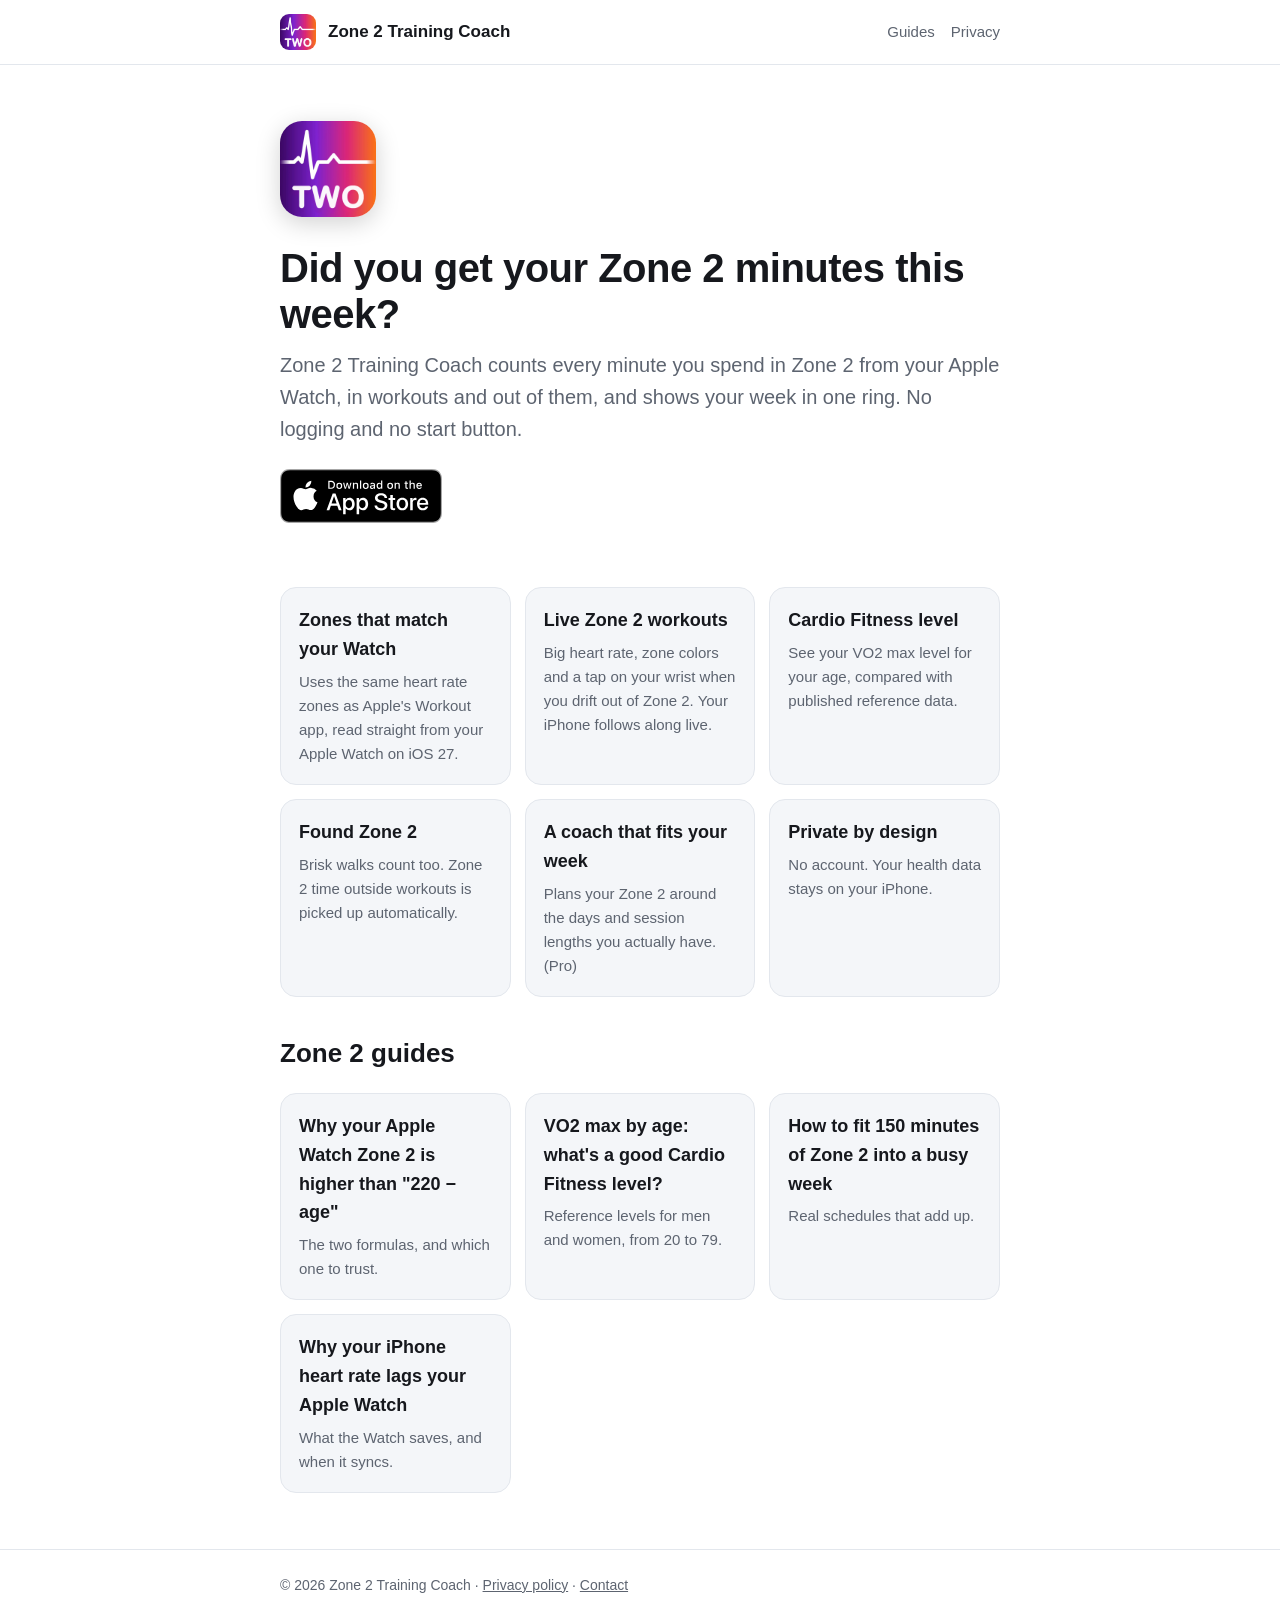
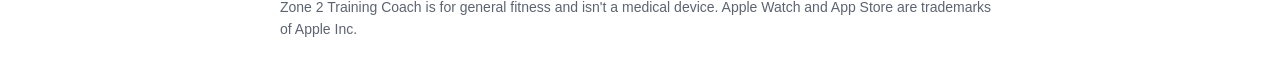
<file: index.html>
<!doctype html>
<html lang="en">
<head>
<meta charset="utf-8">
<meta name="viewport" content="width=device-width, initial-scale=1">
<title>Zone 2 Training Coach: weekly Zone 2 minutes from Apple Watch</title>
<meta name="description" content="Count every Zone 2 minute automatically from Apple Watch, with the same heart rate zones as Apple's Workout app. Live Zone 2 workouts, Cardio Fitness level for your age, and a coach that fits your week.">
<meta name="apple-itunes-app" content="app-id=6762536918">
<meta property="og:title" content="Zone 2 Training Coach">
<meta property="og:description" content="Your weekly Zone 2 minutes, automatically, from Apple Watch.">
<meta property="og:image" content="https://jaronapp.github.io/zone2coach/icon.jpg">
<link rel="canonical" href="https://jaronapp.github.io/zone2coach/">
<link rel="icon" href="icon.jpg">
<link rel="stylesheet" href="style.css">
<script type="application/ld+json">
{"@context":"https://schema.org","@type":"MobileApplication","name":"Zone 2 Training Coach",
 "operatingSystem":"iOS","applicationCategory":"HealthApplication",
 "offers":{"@type":"Offer","price":"0","priceCurrency":"USD"},
 "url":"https://apps.apple.com/app/id6762536918"}
</script>
</head>
<body>
<header class="site"><div class="wrap">
  <img src="icon.jpg" alt=""><a class="brand" href="./">Zone 2 Training Coach</a>
  <nav><a href="#guides">Guides</a><a href="https://jaronapp.github.io/zone2coach-privacy/">Privacy</a></nav>
</div></header>

<main class="wrap">
<section class="hero">
  <img class="icon" src="icon.jpg" alt="Zone 2 Training Coach app icon">
  <h1>Did you get your Zone 2 minutes this week?</h1>
  <p class="lead">Zone 2 Training Coach counts every minute you spend in Zone 2 from your Apple Watch, in workouts and out of them, and shows your week in one ring. No logging and no start button.</p>
  <a class="badge" href="https://apps.apple.com/app/id6762536918"><img src="app-store-badge.svg" alt="Download on the App Store"></a>
</section>

<div class="cards">
  <div class="card"><h3>Zones that match your Watch</h3><p>Uses the same heart rate zones as Apple's Workout app, read straight from your Apple Watch on iOS 27.</p></div>
  <div class="card"><h3>Live Zone 2 workouts</h3><p>Big heart rate, zone colors and a tap on your wrist when you drift out of Zone 2. Your iPhone follows along live.</p></div>
  <div class="card"><h3>Cardio Fitness level</h3><p>See your VO2 max level for your age, compared with published reference data.</p></div>
  <div class="card"><h3>Found Zone 2</h3><p>Brisk walks count too. Zone 2 time outside workouts is picked up automatically.</p></div>
  <div class="card"><h3>A coach that fits your week</h3><p>Plans your Zone 2 around the days and session lengths you actually have. (Pro)</p></div>
  <div class="card"><h3>Private by design</h3><p>No account. Your health data stays on your iPhone.</p></div>
</div>

<section id="guides" class="guides">
  <h2>Zone 2 guides</h2>
  <div class="cards">
    <a class="card" href="guides/apple-watch-zone-2-heart-rate.html"><h3>Why your Apple Watch Zone 2 is higher than "220 − age"</h3><p>The two formulas, and which one to trust.</p></a>
    <a class="card" href="guides/vo2-max-by-age.html"><h3>VO2 max by age: what's a good Cardio Fitness level?</h3><p>Reference levels for men and women, from 20 to 79.</p></a>
    <a class="card" href="guides/150-minutes-zone-2-busy-week.html"><h3>How to fit 150 minutes of Zone 2 into a busy week</h3><p>Real schedules that add up.</p></a>
    <a class="card" href="guides/apple-watch-heart-rate-delay-iphone.html"><h3>Why your iPhone heart rate lags your Apple Watch</h3><p>What the Watch saves, and when it syncs.</p></a>
  </div>
</section>
</main>

<footer><div class="wrap">
  © 2026 Zone 2 Training Coach · <a href="https://jaronapp.github.io/zone2coach-privacy/">Privacy policy</a> · <a href="mailto:jmdevapps@gmail.com">Contact</a><br>
  Zone 2 Training Coach is for general fitness and isn't a medical device. Apple Watch and App Store are trademarks of Apple Inc.
</div></footer>
</body>
</html>
</file>
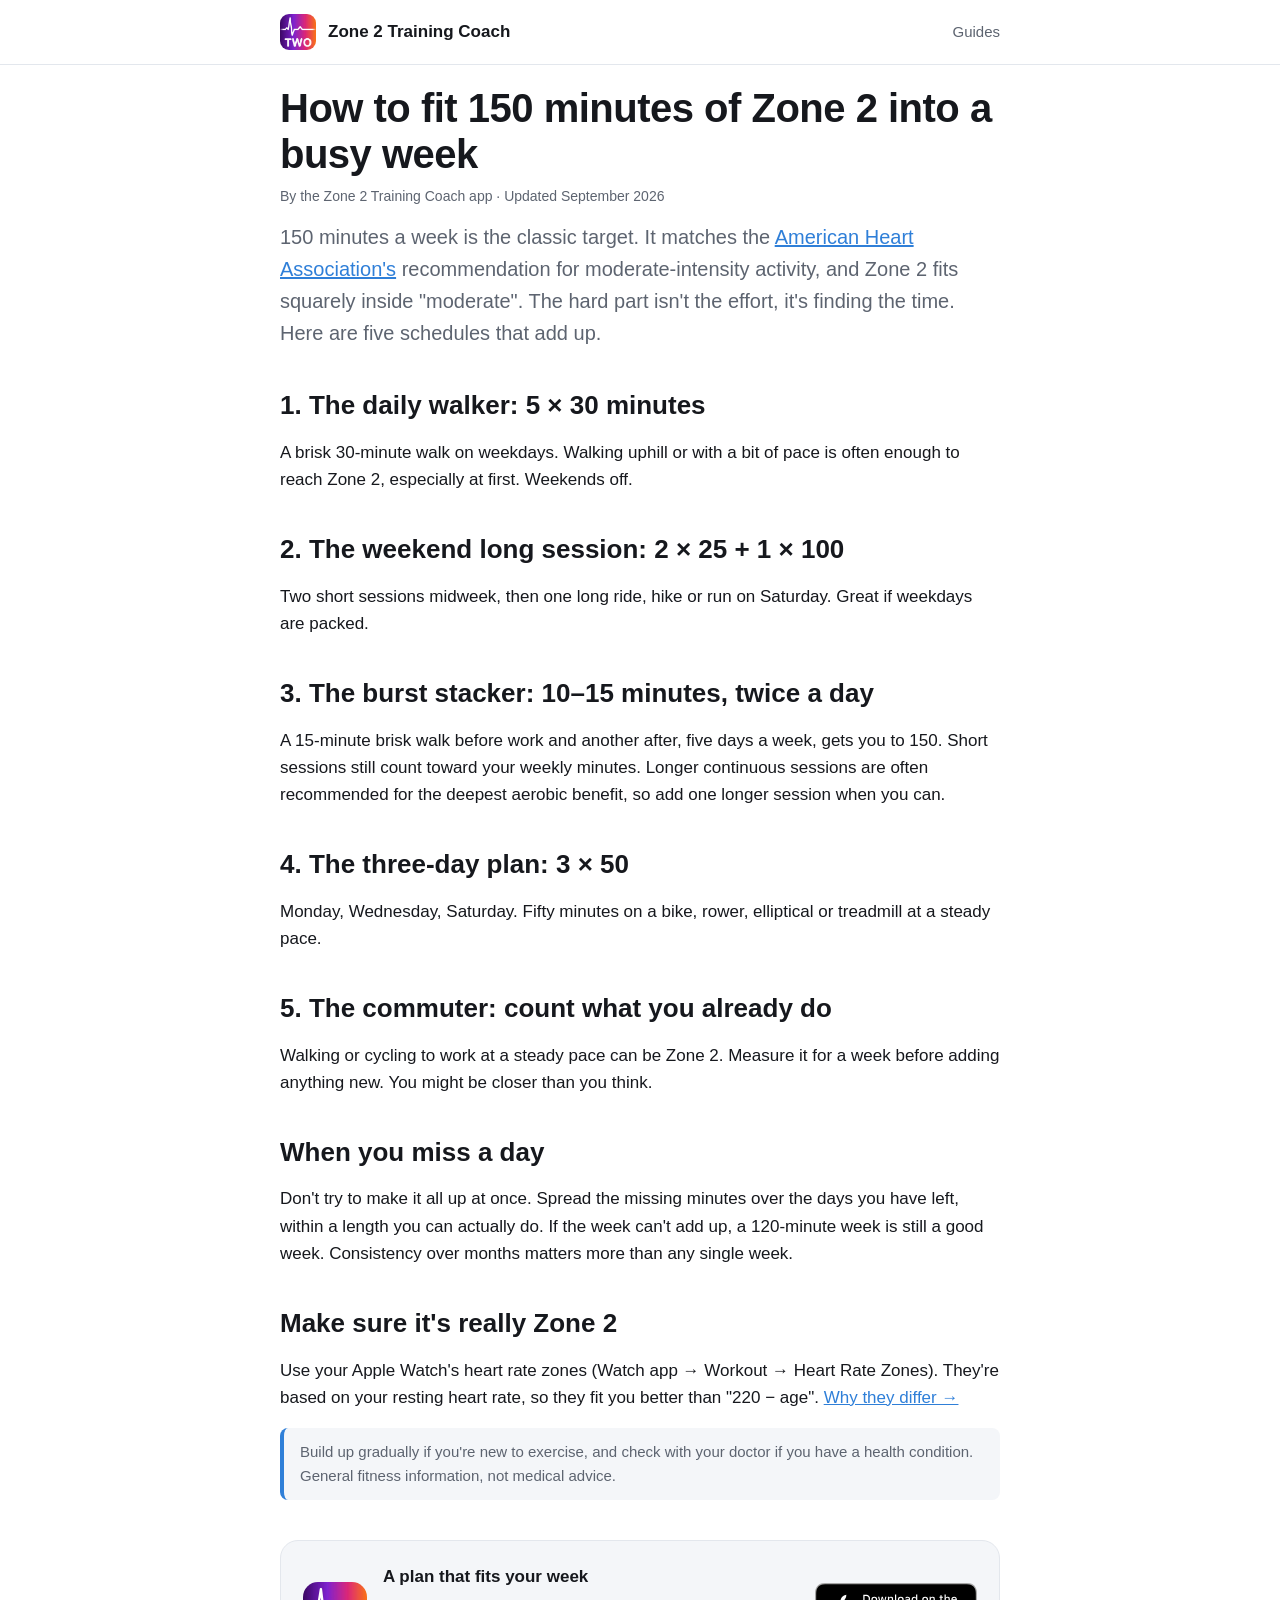
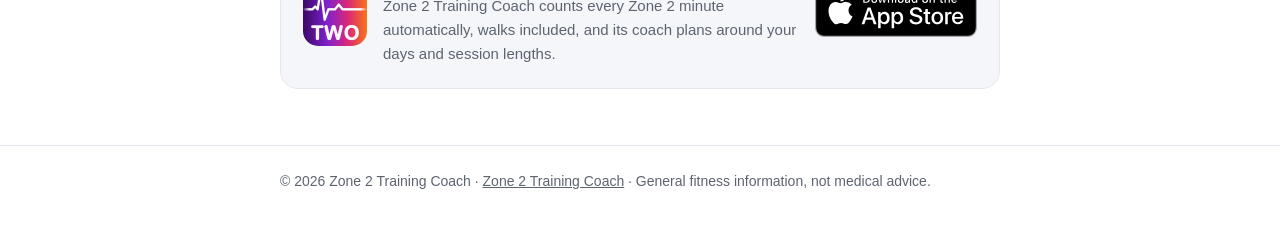
<file: guides/150-minutes-zone-2-busy-week.html>
<!doctype html>
<html lang="en">
<head>
<meta charset="utf-8">
<meta name="viewport" content="width=device-width, initial-scale=1">
<title>How to fit 150 minutes of Zone 2 into a busy week | Zone 2 Training Coach</title>
<meta name="description" content="Five realistic weekly schedules that add up to 150 minutes of Zone 2 cardio: short bursts, a long weekend session, walks that count, and what to do when you miss a day.">
<meta name="apple-itunes-app" content="app-id=6762536918">
<link rel="canonical" href="https://jaronapp.github.io/zone2coach/guides/150-minutes-zone-2-busy-week.html">
<link rel="icon" href="../icon.jpg">
<link rel="stylesheet" href="../style.css">
</head>
<body>
<header class="site"><div class="wrap">
  <img src="../icon.jpg" alt=""><a class="brand" href="../">Zone 2 Training Coach</a>
  <nav><a href="../#guides">Guides</a></nav>
</div></header>
<main class="wrap">
<article>
<h1>How to fit 150 minutes of Zone 2 into a busy week</h1>
<p class="byline">By the Zone 2 Training Coach app · Updated September 2026</p>

<p class="lead">150 minutes a week is the classic target. It matches the <a href="https://www.heart.org/en/healthy-living/fitness/fitness-basics/aha-recs-for-physical-activity-in-adults">American Heart Association's</a> recommendation for moderate-intensity activity, and Zone 2 fits squarely inside "moderate". The hard part isn't the effort, it's finding the time. Here are five schedules that add up.</p>

<h2>1. The daily walker: 5 × 30 minutes</h2>
<p>A brisk 30-minute walk on weekdays. Walking uphill or with a bit of pace is often enough to reach Zone 2, especially at first. Weekends off.</p>

<h2>2. The weekend long session: 2 × 25 + 1 × 100</h2>
<p>Two short sessions midweek, then one long ride, hike or run on Saturday. Great if weekdays are packed.</p>

<h2>3. The burst stacker: 10–15 minutes, twice a day</h2>
<p>A 15-minute brisk walk before work and another after, five days a week, gets you to 150. Short sessions still count toward your weekly minutes. Longer continuous sessions are often recommended for the deepest aerobic benefit, so add one longer session when you can.</p>

<h2>4. The three-day plan: 3 × 50</h2>
<p>Monday, Wednesday, Saturday. Fifty minutes on a bike, rower, elliptical or treadmill at a steady pace.</p>

<h2>5. The commuter: count what you already do</h2>
<p>Walking or cycling to work at a steady pace can be Zone 2. Measure it for a week before adding anything new. You might be closer than you think.</p>

<h2>When you miss a day</h2>
<p>Don't try to make it all up at once. Spread the missing minutes over the days you have left, within a length you can actually do. If the week can't add up, a 120-minute week is still a good week. Consistency over months matters more than any single week.</p>

<h2>Make sure it's really Zone 2</h2>
<p>Use your Apple Watch's heart rate zones (Watch app → Workout → Heart Rate Zones). They're based on your resting heart rate, so they fit you better than "220 − age". <a href="apple-watch-zone-2-heart-rate.html">Why they differ →</a></p>
<p class="note">Build up gradually if you're new to exercise, and check with your doctor if you have a health condition. General fitness information, not medical advice.</p>

<div class="cta">
  <img class="icon" src="../icon.jpg" alt="">
  <div><strong>A plan that fits your week</strong><p>Zone 2 Training Coach counts every Zone 2 minute automatically, walks included, and its coach plans around your days and session lengths.</p></div>
  <a class="badge" href="https://apps.apple.com/app/id6762536918"><img src="../app-store-badge.svg" alt="Download on the App Store"></a>
</div>
</article>
</main>
<footer><div class="wrap">© 2026 Zone 2 Training Coach · <a href="../">Zone 2 Training Coach</a> · General fitness information, not medical advice.</div></footer>
</body>
</html>
</file>
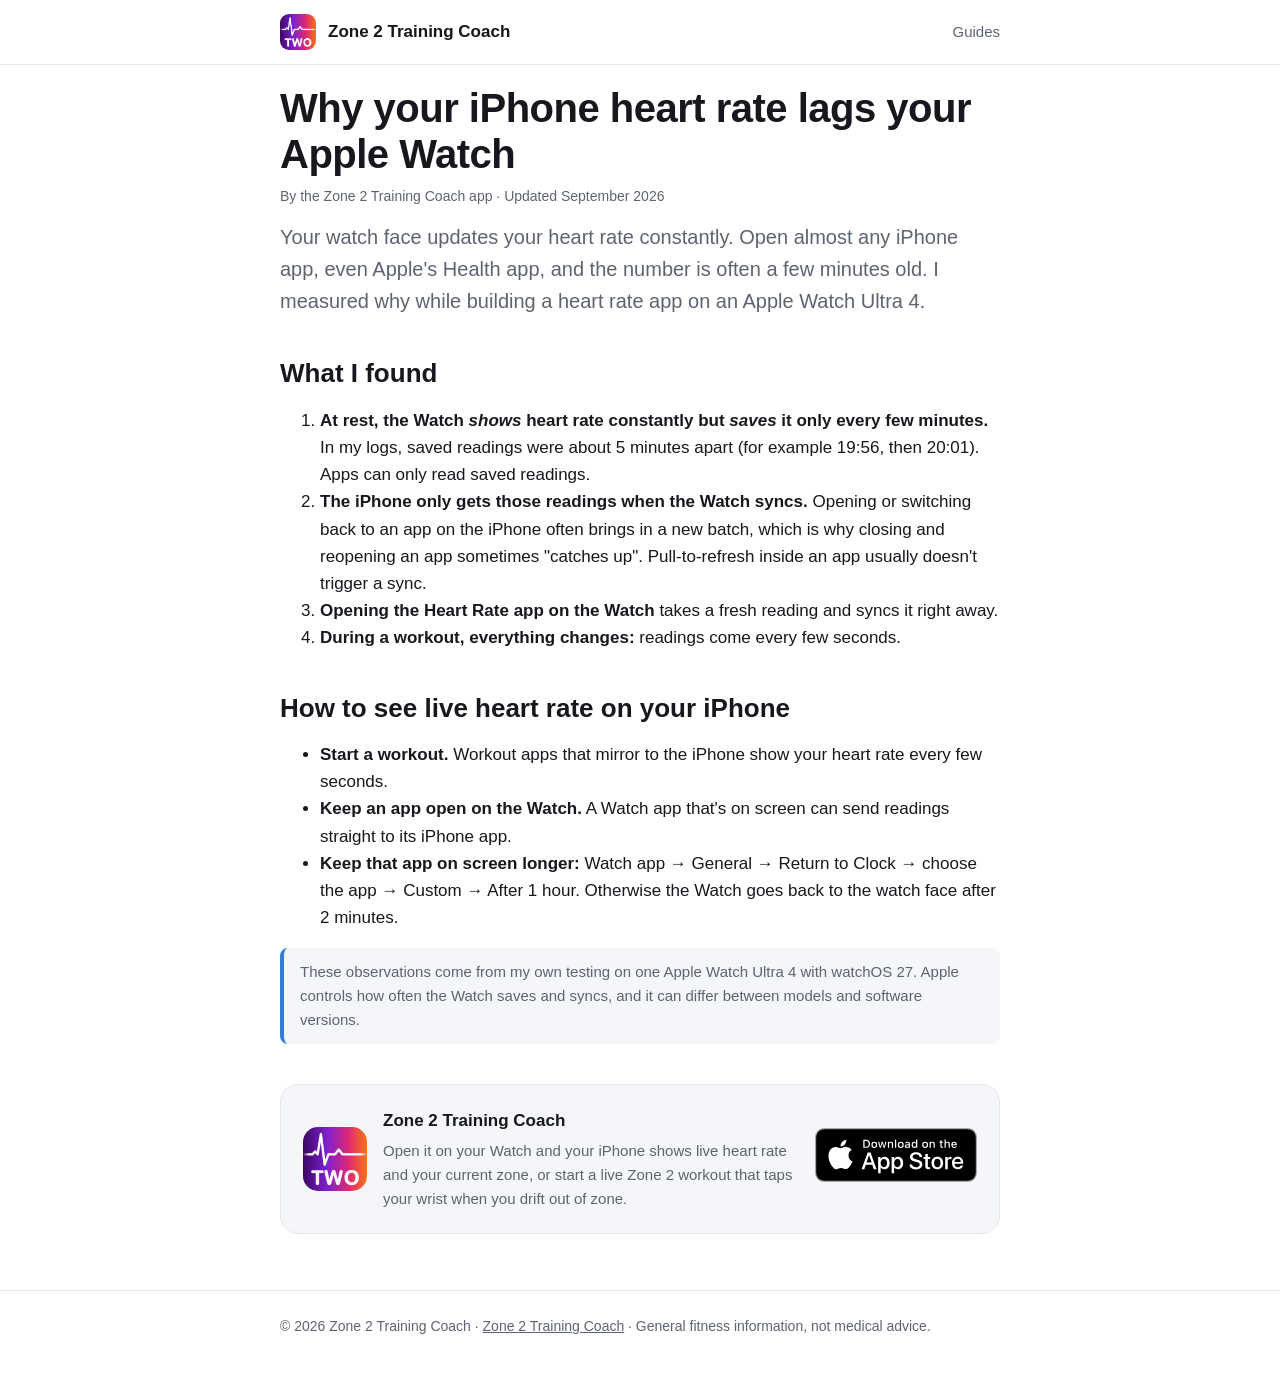
<file: guides/apple-watch-heart-rate-delay-iphone.html>
<!doctype html>
<html lang="en">
<head>
<meta charset="utf-8">
<meta name="viewport" content="width=device-width, initial-scale=1">
<title>Why your iPhone heart rate lags your Apple Watch (and how to see it live) | Zone 2 Training Coach</title>
<meta name="description" content="Your watch face shows heart rate every few seconds, but iPhone apps show a number minutes old. What the Apple Watch actually saves, when it syncs, and how to get live heart rate on your iPhone.">
<meta name="apple-itunes-app" content="app-id=6762536918">
<link rel="canonical" href="https://jaronapp.github.io/zone2coach/guides/apple-watch-heart-rate-delay-iphone.html">
<link rel="icon" href="../icon.jpg">
<link rel="stylesheet" href="../style.css">
</head>
<body>
<header class="site"><div class="wrap">
  <img src="../icon.jpg" alt=""><a class="brand" href="../">Zone 2 Training Coach</a>
  <nav><a href="../#guides">Guides</a></nav>
</div></header>
<main class="wrap">
<article>
<h1>Why your iPhone heart rate lags your Apple Watch</h1>
<p class="byline">By the Zone 2 Training Coach app · Updated September 2026</p>

<p class="lead">Your watch face updates your heart rate constantly. Open almost any iPhone app, even Apple's Health app, and the number is often a few minutes old. I measured why while building a heart rate app on an Apple Watch Ultra 4.</p>

<h2>What I found</h2>
<ol>
  <li><strong>At rest, the Watch <em>shows</em> heart rate constantly but <em>saves</em> it only every few minutes.</strong> In my logs, saved readings were about 5 minutes apart (for example 19:56, then 20:01). Apps can only read saved readings.</li>
  <li><strong>The iPhone only gets those readings when the Watch syncs.</strong> Opening or switching back to an app on the iPhone often brings in a new batch, which is why closing and reopening an app sometimes "catches up". Pull-to-refresh inside an app usually doesn't trigger a sync.</li>
  <li><strong>Opening the Heart Rate app on the Watch</strong> takes a fresh reading and syncs it right away.</li>
  <li><strong>During a workout, everything changes:</strong> readings come every few seconds.</li>
</ol>

<h2>How to see live heart rate on your iPhone</h2>
<ul>
  <li><strong>Start a workout.</strong> Workout apps that mirror to the iPhone show your heart rate every few seconds.</li>
  <li><strong>Keep an app open on the Watch.</strong> A Watch app that's on screen can send readings straight to its iPhone app.</li>
  <li><strong>Keep that app on screen longer:</strong> Watch app → General → Return to Clock → choose the app → Custom → After 1 hour. Otherwise the Watch goes back to the watch face after 2 minutes.</li>
</ul>

<p class="note">These observations come from my own testing on one Apple Watch Ultra 4 with watchOS 27. Apple controls how often the Watch saves and syncs, and it can differ between models and software versions.</p>

<div class="cta">
  <img class="icon" src="../icon.jpg" alt="">
  <div><strong>Zone 2 Training Coach</strong><p>Open it on your Watch and your iPhone shows live heart rate and your current zone, or start a live Zone 2 workout that taps your wrist when you drift out of zone.</p></div>
  <a class="badge" href="https://apps.apple.com/app/id6762536918"><img src="../app-store-badge.svg" alt="Download on the App Store"></a>
</div>
</article>
</main>
<footer><div class="wrap">© 2026 Zone 2 Training Coach · <a href="../">Zone 2 Training Coach</a> · General fitness information, not medical advice.</div></footer>
</body>
</html>
</file>
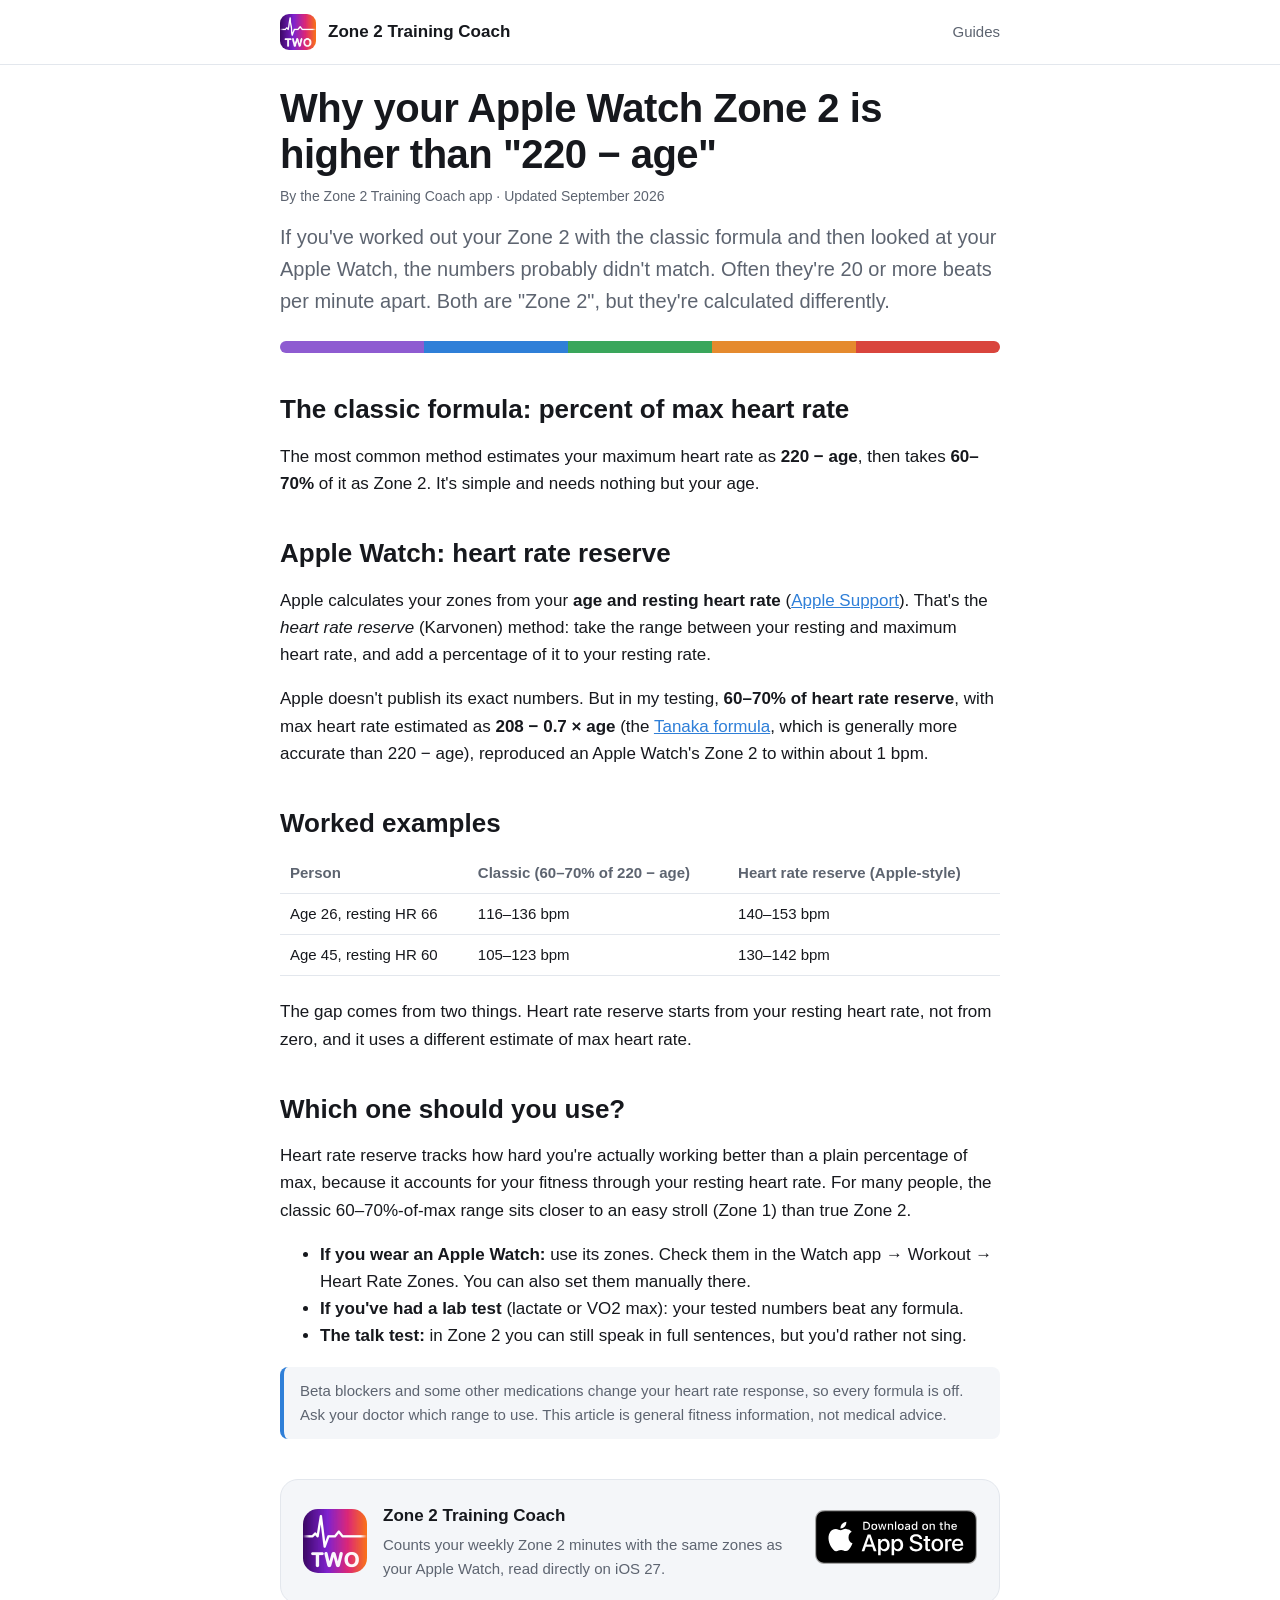
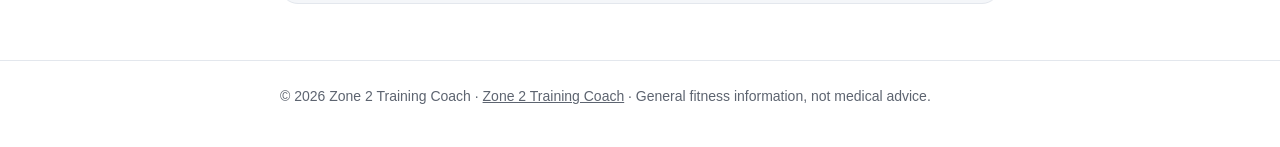
<file: guides/apple-watch-zone-2-heart-rate.html>
<!doctype html>
<html lang="en">
<head>
<meta charset="utf-8">
<meta name="viewport" content="width=device-width, initial-scale=1">
<title>Apple Watch Zone 2 heart rate vs "220 − age": why they differ | Zone 2 Training Coach</title>
<meta name="description" content="Your Apple Watch Zone 2 is often 20+ bpm higher than the classic 60–70% of (220 − age) formula. Here's how each is calculated, worked examples, and which to use.">
<meta name="apple-itunes-app" content="app-id=6762536918">
<link rel="canonical" href="https://jaronapp.github.io/zone2coach/guides/apple-watch-zone-2-heart-rate.html">
<link rel="icon" href="../icon.jpg">
<link rel="stylesheet" href="../style.css">
</head>
<body>
<header class="site"><div class="wrap">
  <img src="../icon.jpg" alt=""><a class="brand" href="../">Zone 2 Training Coach</a>
  <nav><a href="../#guides">Guides</a></nav>
</div></header>
<main class="wrap">
<article>
<h1>Why your Apple Watch Zone 2 is higher than "220 − age"</h1>
<p class="byline">By the Zone 2 Training Coach app · Updated September 2026</p>

<p class="lead">If you've worked out your Zone 2 with the classic formula and then looked at your Apple Watch, the numbers probably didn't match. Often they're 20 or more beats per minute apart. Both are "Zone 2", but they're calculated differently.</p>

<div class="zonebar"><span></span><span></span><span></span><span></span><span></span></div>

<h2>The classic formula: percent of max heart rate</h2>
<p>The most common method estimates your maximum heart rate as <strong>220 − age</strong>, then takes <strong>60–70%</strong> of it as Zone 2. It's simple and needs nothing but your age.</p>

<h2>Apple Watch: heart rate reserve</h2>
<p>Apple calculates your zones from your <strong>age and resting heart rate</strong> (<a href="https://support.apple.com/guide/watch/view-heart-rate-zones-apd897dccddf/watchos">Apple Support</a>). That's the <em>heart rate reserve</em> (Karvonen) method: take the range between your resting and maximum heart rate, and add a percentage of it to your resting rate.</p>
<p>Apple doesn't publish its exact numbers. But in my testing, <strong>60–70% of heart rate reserve</strong>, with max heart rate estimated as <strong>208 − 0.7 × age</strong> (the <a href="https://pubmed.ncbi.nlm.nih.gov/11153730/">Tanaka formula</a>, which is generally more accurate than 220 − age), reproduced an Apple Watch's Zone 2 to within about 1 bpm.</p>

<h2>Worked examples</h2>
<table>
  <tr><th>Person</th><th>Classic (60–70% of 220 − age)</th><th>Heart rate reserve (Apple-style)</th></tr>
  <tr><td>Age 26, resting HR 66</td><td>116–136 bpm</td><td>140–153 bpm</td></tr>
  <tr><td>Age 45, resting HR 60</td><td>105–123 bpm</td><td>130–142 bpm</td></tr>
</table>
<p>The gap comes from two things. Heart rate reserve starts from your resting heart rate, not from zero, and it uses a different estimate of max heart rate.</p>

<h2>Which one should you use?</h2>
<p>Heart rate reserve tracks how hard you're actually working better than a plain percentage of max, because it accounts for your fitness through your resting heart rate. For many people, the classic 60–70%-of-max range sits closer to an easy stroll (Zone 1) than true Zone 2.</p>
<ul>
  <li><strong>If you wear an Apple Watch:</strong> use its zones. Check them in the Watch app → Workout → Heart Rate Zones. You can also set them manually there.</li>
  <li><strong>If you've had a lab test</strong> (lactate or VO2 max): your tested numbers beat any formula.</li>
  <li><strong>The talk test:</strong> in Zone 2 you can still speak in full sentences, but you'd rather not sing.</li>
</ul>
<p class="note">Beta blockers and some other medications change your heart rate response, so every formula is off. Ask your doctor which range to use. This article is general fitness information, not medical advice.</p>

<div class="cta">
  <img class="icon" src="../icon.jpg" alt="">
  <div><strong>Zone 2 Training Coach</strong><p>Counts your weekly Zone 2 minutes with the same zones as your Apple Watch, read directly on iOS 27.</p></div>
  <a class="badge" href="https://apps.apple.com/app/id6762536918"><img src="../app-store-badge.svg" alt="Download on the App Store"></a>
</div>
</article>
</main>
<footer><div class="wrap">© 2026 Zone 2 Training Coach · <a href="../">Zone 2 Training Coach</a> · General fitness information, not medical advice.</div></footer>
</body>
</html>
</file>
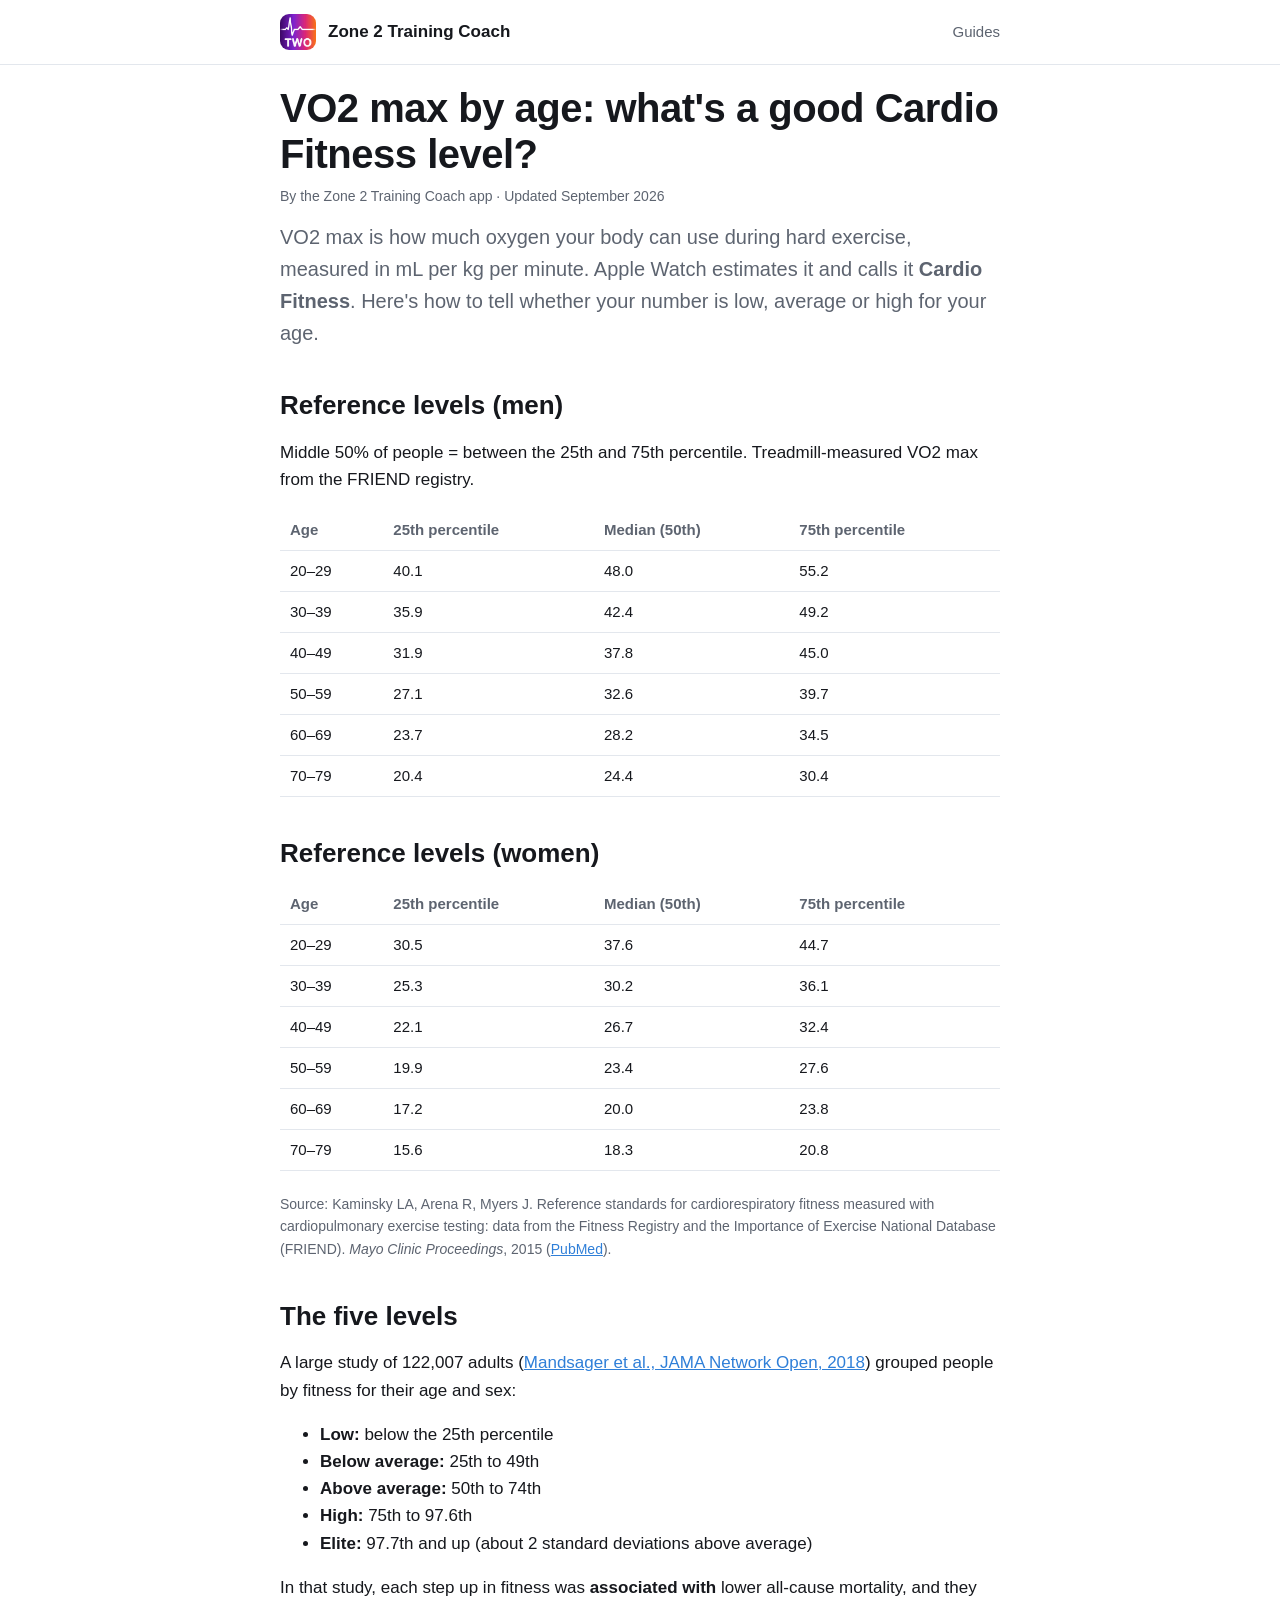
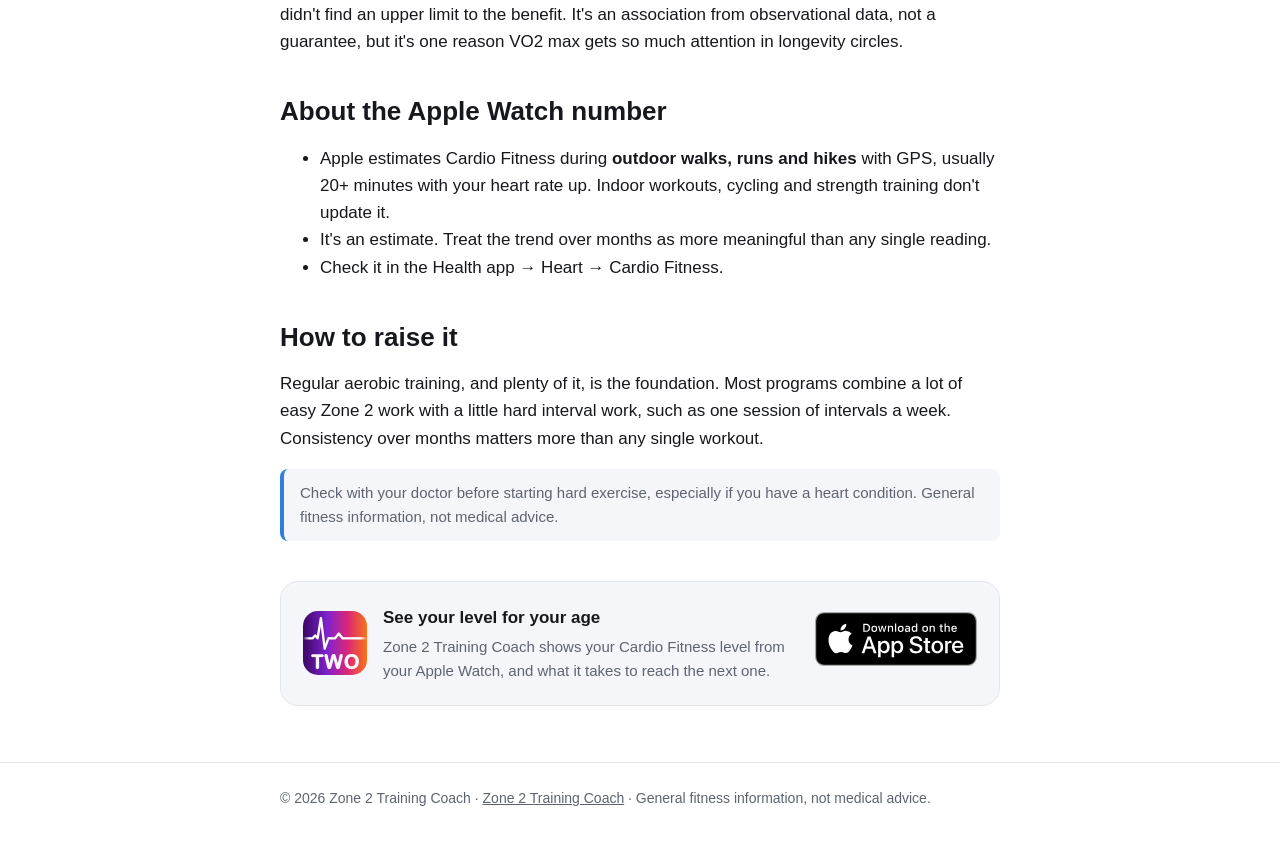
<file: guides/vo2-max-by-age.html>
<!doctype html>
<html lang="en">
<head>
<meta charset="utf-8">
<meta name="viewport" content="width=device-width, initial-scale=1">
<title>VO2 max by age: what's a good Cardio Fitness level? (men &amp; women) | Zone 2 Training Coach</title>
<meta name="description" content="VO2 max reference levels by age for men and women, from the FRIEND registry, plus what the Apple Watch Cardio Fitness number means and how it's linked to long-term health.">
<meta name="apple-itunes-app" content="app-id=6762536918">
<link rel="canonical" href="https://jaronapp.github.io/zone2coach/guides/vo2-max-by-age.html">
<link rel="icon" href="../icon.jpg">
<link rel="stylesheet" href="../style.css">
</head>
<body>
<header class="site"><div class="wrap">
  <img src="../icon.jpg" alt=""><a class="brand" href="../">Zone 2 Training Coach</a>
  <nav><a href="../#guides">Guides</a></nav>
</div></header>
<main class="wrap">
<article>
<h1>VO2 max by age: what's a good Cardio Fitness level?</h1>
<p class="byline">By the Zone 2 Training Coach app · Updated September 2026</p>

<p class="lead">VO2 max is how much oxygen your body can use during hard exercise, measured in mL per kg per minute. Apple Watch estimates it and calls it <strong>Cardio Fitness</strong>. Here's how to tell whether your number is low, average or high for your age.</p>

<h2>Reference levels (men)</h2>
<p>Middle 50% of people = between the 25th and 75th percentile. Treadmill-measured VO2 max from the FRIEND registry.</p>
<table>
  <tr><th>Age</th><th>25th percentile</th><th>Median (50th)</th><th>75th percentile</th></tr>
  <tr><td>20–29</td><td>40.1</td><td>48.0</td><td>55.2</td></tr>
  <tr><td>30–39</td><td>35.9</td><td>42.4</td><td>49.2</td></tr>
  <tr><td>40–49</td><td>31.9</td><td>37.8</td><td>45.0</td></tr>
  <tr><td>50–59</td><td>27.1</td><td>32.6</td><td>39.7</td></tr>
  <tr><td>60–69</td><td>23.7</td><td>28.2</td><td>34.5</td></tr>
  <tr><td>70–79</td><td>20.4</td><td>24.4</td><td>30.4</td></tr>
</table>

<h2>Reference levels (women)</h2>
<table>
  <tr><th>Age</th><th>25th percentile</th><th>Median (50th)</th><th>75th percentile</th></tr>
  <tr><td>20–29</td><td>30.5</td><td>37.6</td><td>44.7</td></tr>
  <tr><td>30–39</td><td>25.3</td><td>30.2</td><td>36.1</td></tr>
  <tr><td>40–49</td><td>22.1</td><td>26.7</td><td>32.4</td></tr>
  <tr><td>50–59</td><td>19.9</td><td>23.4</td><td>27.6</td></tr>
  <tr><td>60–69</td><td>17.2</td><td>20.0</td><td>23.8</td></tr>
  <tr><td>70–79</td><td>15.6</td><td>18.3</td><td>20.8</td></tr>
</table>
<p style="font-size:14px;color:var(--muted)">Source: Kaminsky LA, Arena R, Myers J. Reference standards for cardiorespiratory fitness measured with cardiopulmonary exercise testing: data from the Fitness Registry and the Importance of Exercise National Database (FRIEND). <em>Mayo Clinic Proceedings</em>, 2015 (<a href="https://pubmed.ncbi.nlm.nih.gov/26455884/">PubMed</a>).</p>

<h2>The five levels</h2>
<p>A large study of 122,007 adults (<a href="https://pubmed.ncbi.nlm.nih.gov/30646252/">Mandsager et al., JAMA Network Open, 2018</a>) grouped people by fitness for their age and sex:</p>
<ul>
  <li><strong>Low:</strong> below the 25th percentile</li>
  <li><strong>Below average:</strong> 25th to 49th</li>
  <li><strong>Above average:</strong> 50th to 74th</li>
  <li><strong>High:</strong> 75th to 97.6th</li>
  <li><strong>Elite:</strong> 97.7th and up (about 2 standard deviations above average)</li>
</ul>
<p>In that study, each step up in fitness was <strong>associated with</strong> lower all-cause mortality, and they didn't find an upper limit to the benefit. It's an association from observational data, not a guarantee, but it's one reason VO2 max gets so much attention in longevity circles.</p>

<h2>About the Apple Watch number</h2>
<ul>
  <li>Apple estimates Cardio Fitness during <strong>outdoor walks, runs and hikes</strong> with GPS, usually 20+ minutes with your heart rate up. Indoor workouts, cycling and strength training don't update it.</li>
  <li>It's an estimate. Treat the trend over months as more meaningful than any single reading.</li>
  <li>Check it in the Health app → Heart → Cardio Fitness.</li>
</ul>

<h2>How to raise it</h2>
<p>Regular aerobic training, and plenty of it, is the foundation. Most programs combine a lot of easy Zone 2 work with a little hard interval work, such as one session of intervals a week. Consistency over months matters more than any single workout.</p>
<p class="note">Check with your doctor before starting hard exercise, especially if you have a heart condition. General fitness information, not medical advice.</p>

<div class="cta">
  <img class="icon" src="../icon.jpg" alt="">
  <div><strong>See your level for your age</strong><p>Zone 2 Training Coach shows your Cardio Fitness level from your Apple Watch, and what it takes to reach the next one.</p></div>
  <a class="badge" href="https://apps.apple.com/app/id6762536918"><img src="../app-store-badge.svg" alt="Download on the App Store"></a>
</div>
</article>
</main>
<footer><div class="wrap">© 2026 Zone 2 Training Coach · <a href="../">Zone 2 Training Coach</a> · General fitness information, not medical advice.</div></footer>
</body>
</html>
</file>
<file: style.css>
:root {
  --bg: #ffffff; --fg: #16181d; --muted: #5d6470; --card: #f4f6f9; --line: #e3e7ed;
  --accent: #2f7fd8; --z1: #8e5bd1; --z2: #2f7fd8; --z3: #3aa65b; --z4: #e58a2e; --z5: #d9453d;
}
@media (prefers-color-scheme: dark) {
  :root { --bg: #0d0f13; --fg: #eef1f6; --muted: #9aa3b2; --card: #171a21; --line: #262b35; --accent: #5ea4f0; }
}
* { box-sizing: border-box; }
body { margin: 0; background: var(--bg); color: var(--fg);
  font: 17px/1.6 -apple-system, BlinkMacSystemFont, "SF Pro Text", "Helvetica Neue", Arial, sans-serif; }
a { color: var(--accent); }
.wrap { max-width: 760px; margin: 0 auto; padding: 0 20px; }
header.site { border-bottom: 1px solid var(--line); }
header.site .wrap { display: flex; align-items: center; gap: 12px; height: 64px; }
header.site img { width: 36px; height: 36px; border-radius: 9px; }
header.site a.brand { color: var(--fg); text-decoration: none; font-weight: 700; }
header.site nav { margin-left: auto; font-size: 15px; }
header.site nav a { color: var(--muted); text-decoration: none; margin-left: 16px; }
.hero { padding: 56px 0 32px; }
.hero img.icon { width: 96px; height: 96px; border-radius: 22px; box-shadow: 0 6px 24px rgba(0,0,0,.18); }
h1 { font-size: 40px; line-height: 1.15; margin: 20px 0 12px; letter-spacing: -0.5px; }
h2 { font-size: 26px; line-height: 1.25; margin: 40px 0 10px; }
h3 { font-size: 20px; margin: 28px 0 6px; }
.lead { font-size: 20px; color: var(--muted); margin: 0 0 24px; }
.badge img { height: 54px; }
.cards { display: grid; grid-template-columns: repeat(auto-fit, minmax(220px, 1fr)); gap: 14px; margin: 24px 0; }
.card { background: var(--card); border: 1px solid var(--line); border-radius: 16px; padding: 18px; }
.card h3 { margin: 0 0 6px; font-size: 18px; }
.card p { margin: 0; color: var(--muted); font-size: 15px; }
.guides a.card { display: block; color: var(--fg); text-decoration: none; }
.guides a.card:hover { border-color: var(--accent); }
table { border-collapse: collapse; width: 100%; margin: 14px 0 22px; font-size: 15px; }
th, td { border-bottom: 1px solid var(--line); padding: 8px 10px; text-align: left; }
th { color: var(--muted); font-weight: 600; }
.note { background: var(--card); border-left: 4px solid var(--accent); padding: 12px 16px; border-radius: 8px; color: var(--muted); font-size: 15px; }
.zonebar { display: flex; height: 12px; border-radius: 6px; overflow: hidden; margin: 12px 0; }
.zonebar span:nth-child(1){background:var(--z1)} .zonebar span:nth-child(2){background:var(--z2)}
.zonebar span:nth-child(3){background:var(--z3)} .zonebar span:nth-child(4){background:var(--z4)}
.zonebar span:nth-child(5){background:var(--z5)}
.zonebar span { flex: 1; }
.cta { background: var(--card); border: 1px solid var(--line); border-radius: 18px; padding: 22px; margin: 40px 0; display: flex; gap: 16px; align-items: center; flex-wrap: wrap; }
.cta img.icon { width: 64px; height: 64px; border-radius: 15px; }
.cta div { flex: 1; min-width: 220px; }
.cta p { margin: 4px 0 0; color: var(--muted); font-size: 15px; }
.byline { color: var(--muted); font-size: 14px; margin-top: -4px; }
footer { border-top: 1px solid var(--line); margin-top: 56px; padding: 24px 0 40px; color: var(--muted); font-size: 14px; }
footer a { color: var(--muted); }
@media (max-width: 520px) { h1 { font-size: 32px; } .lead { font-size: 18px; } }
</file>
